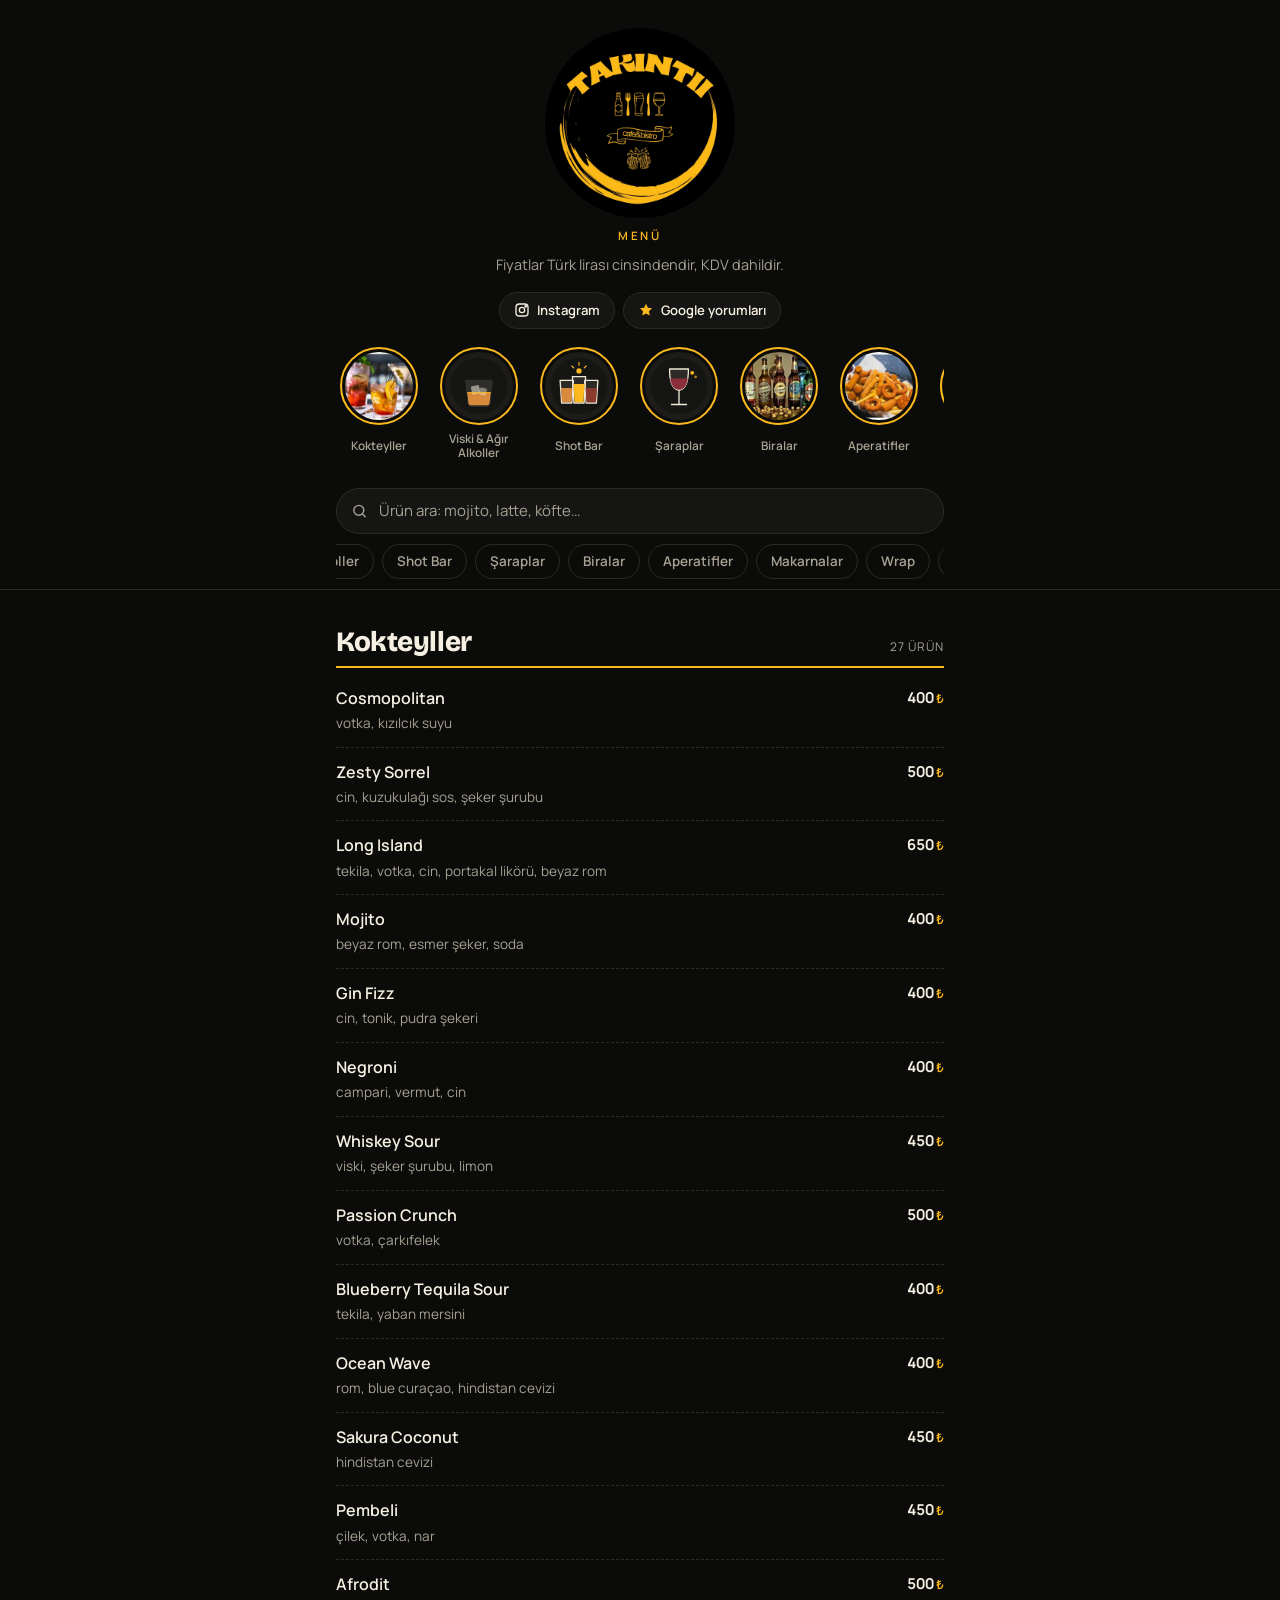
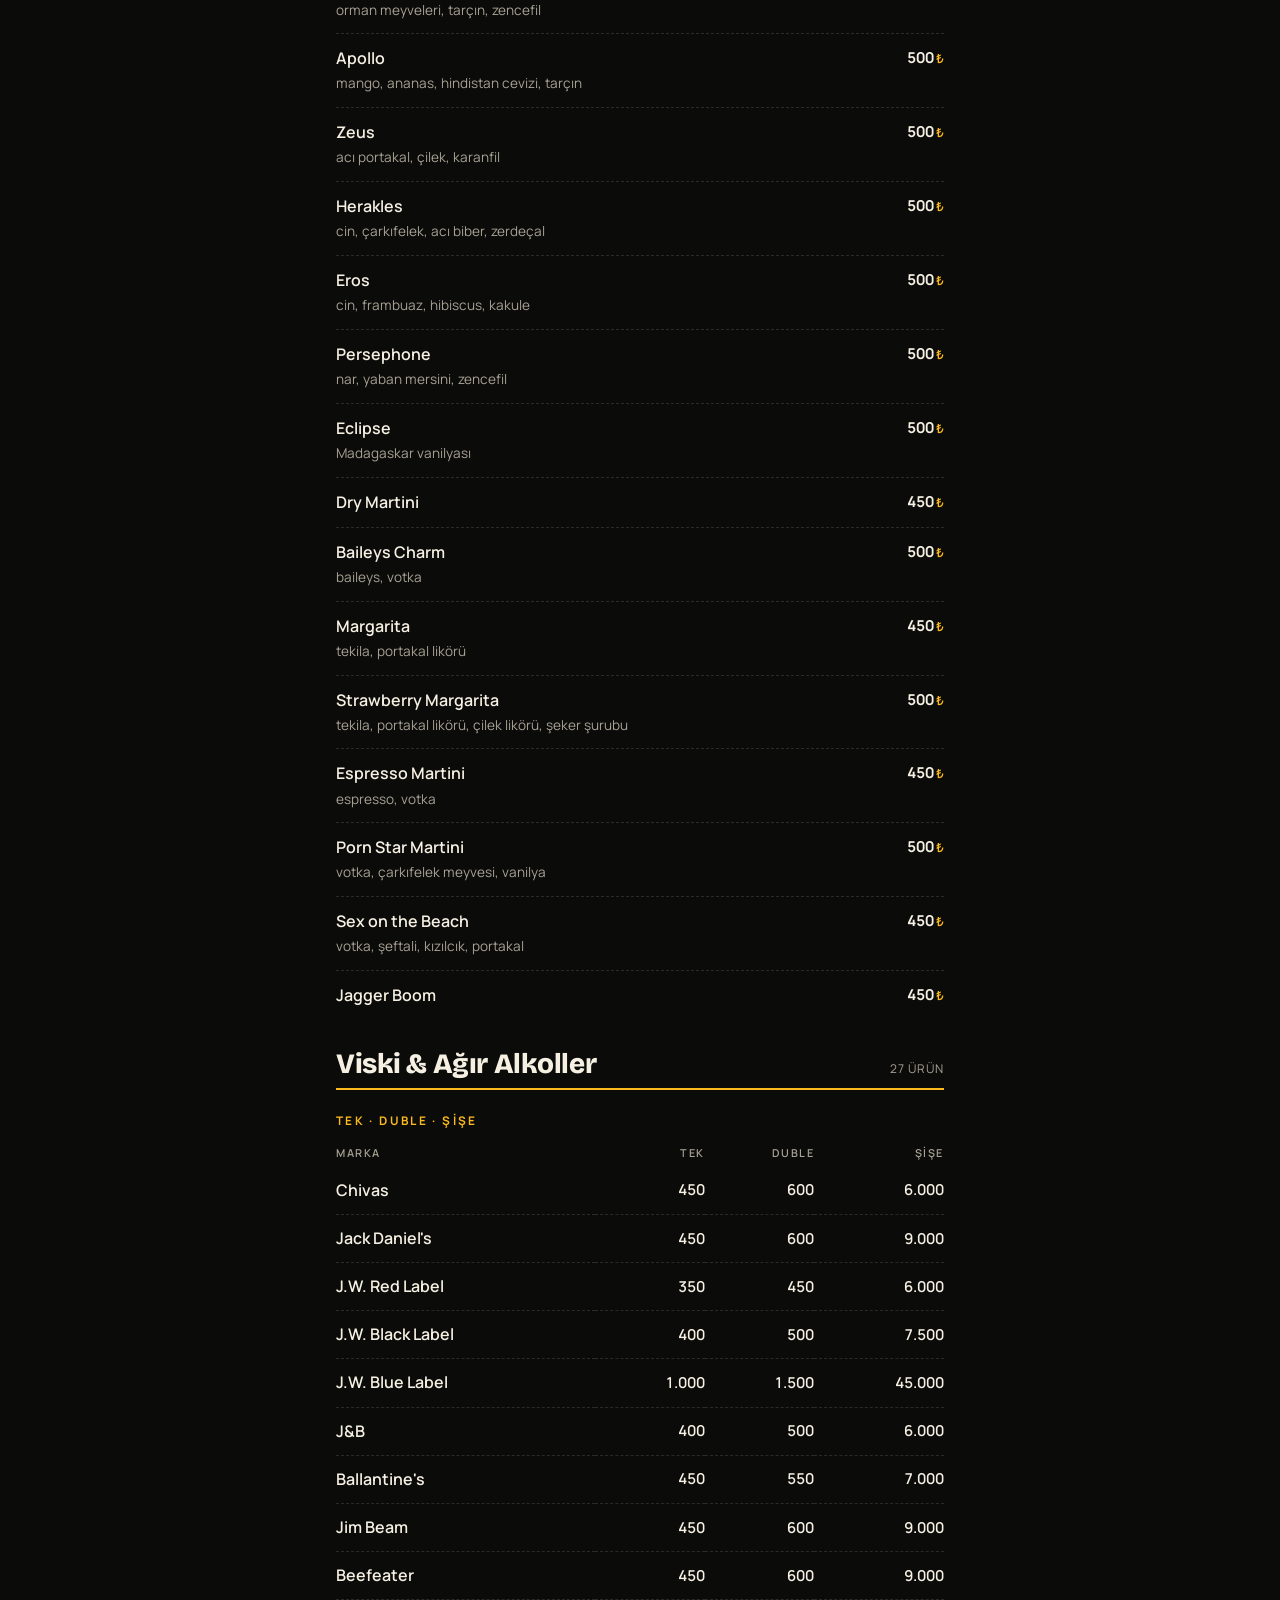
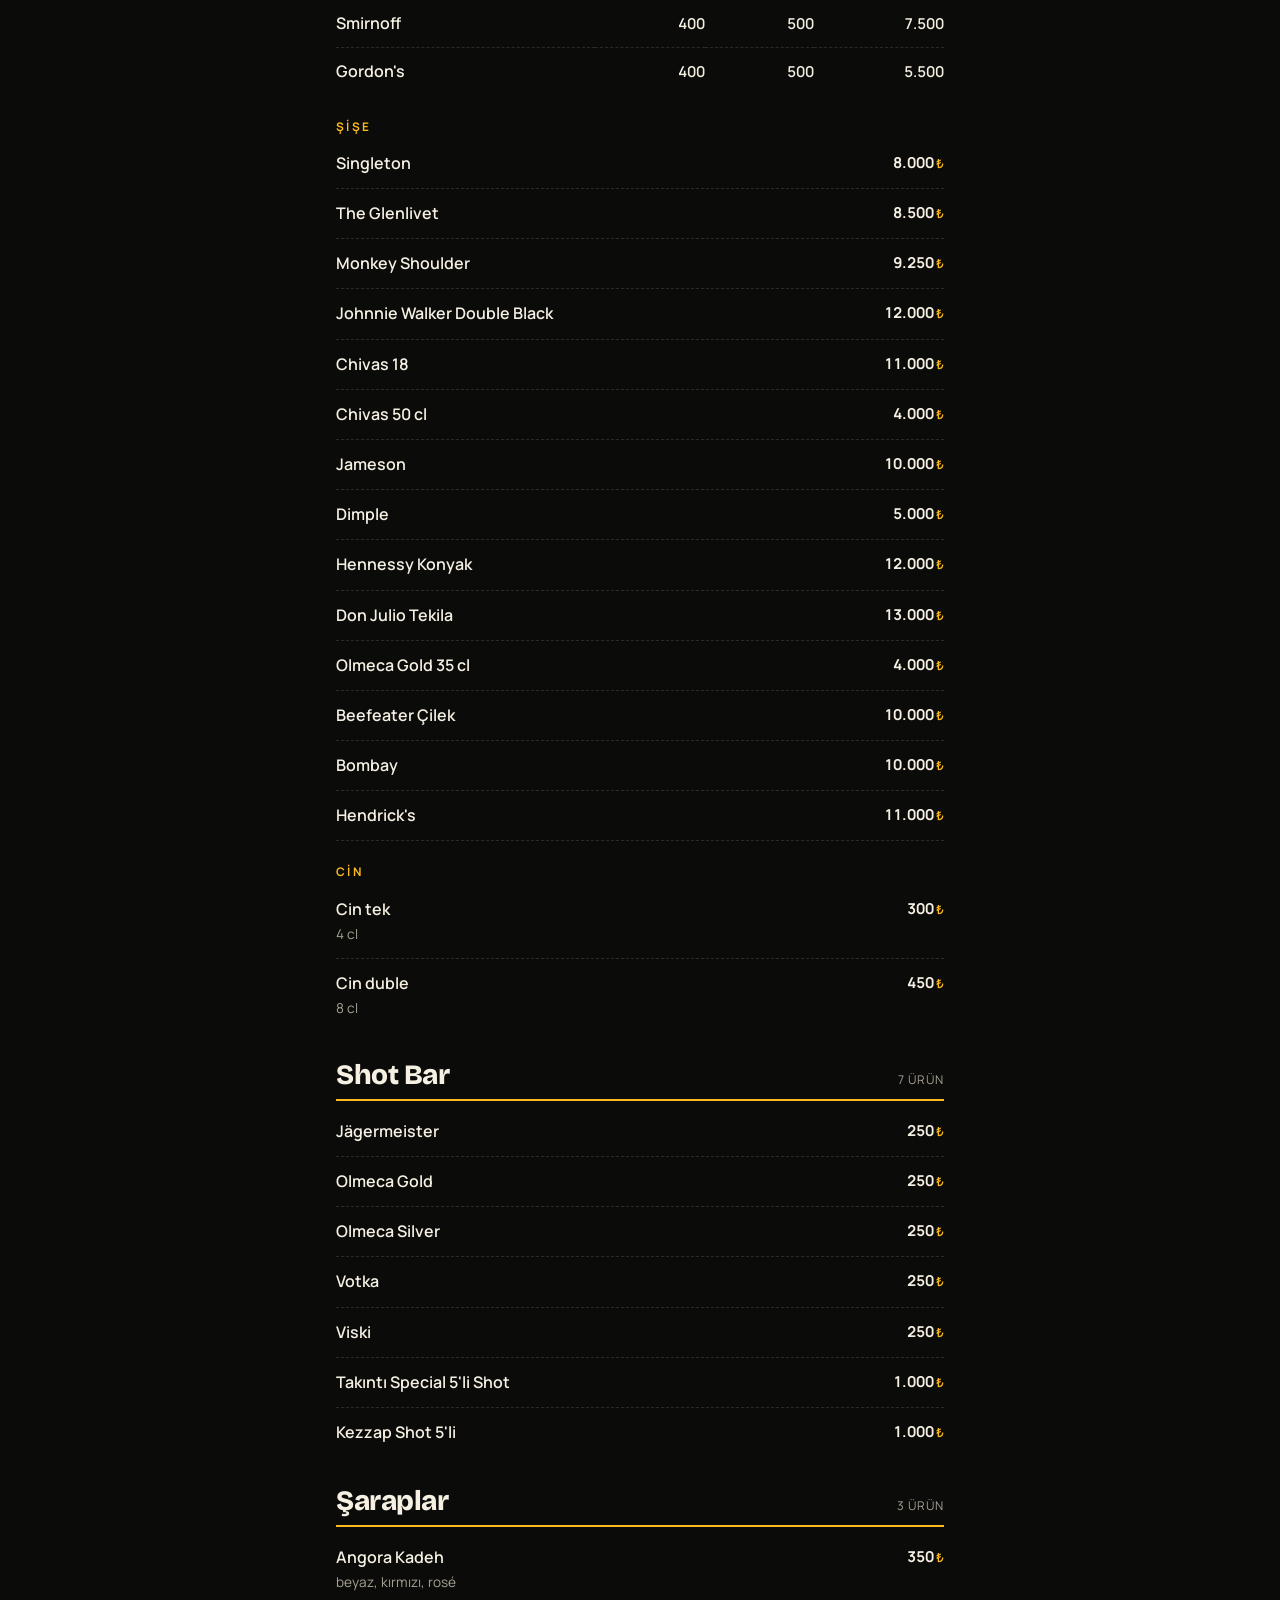
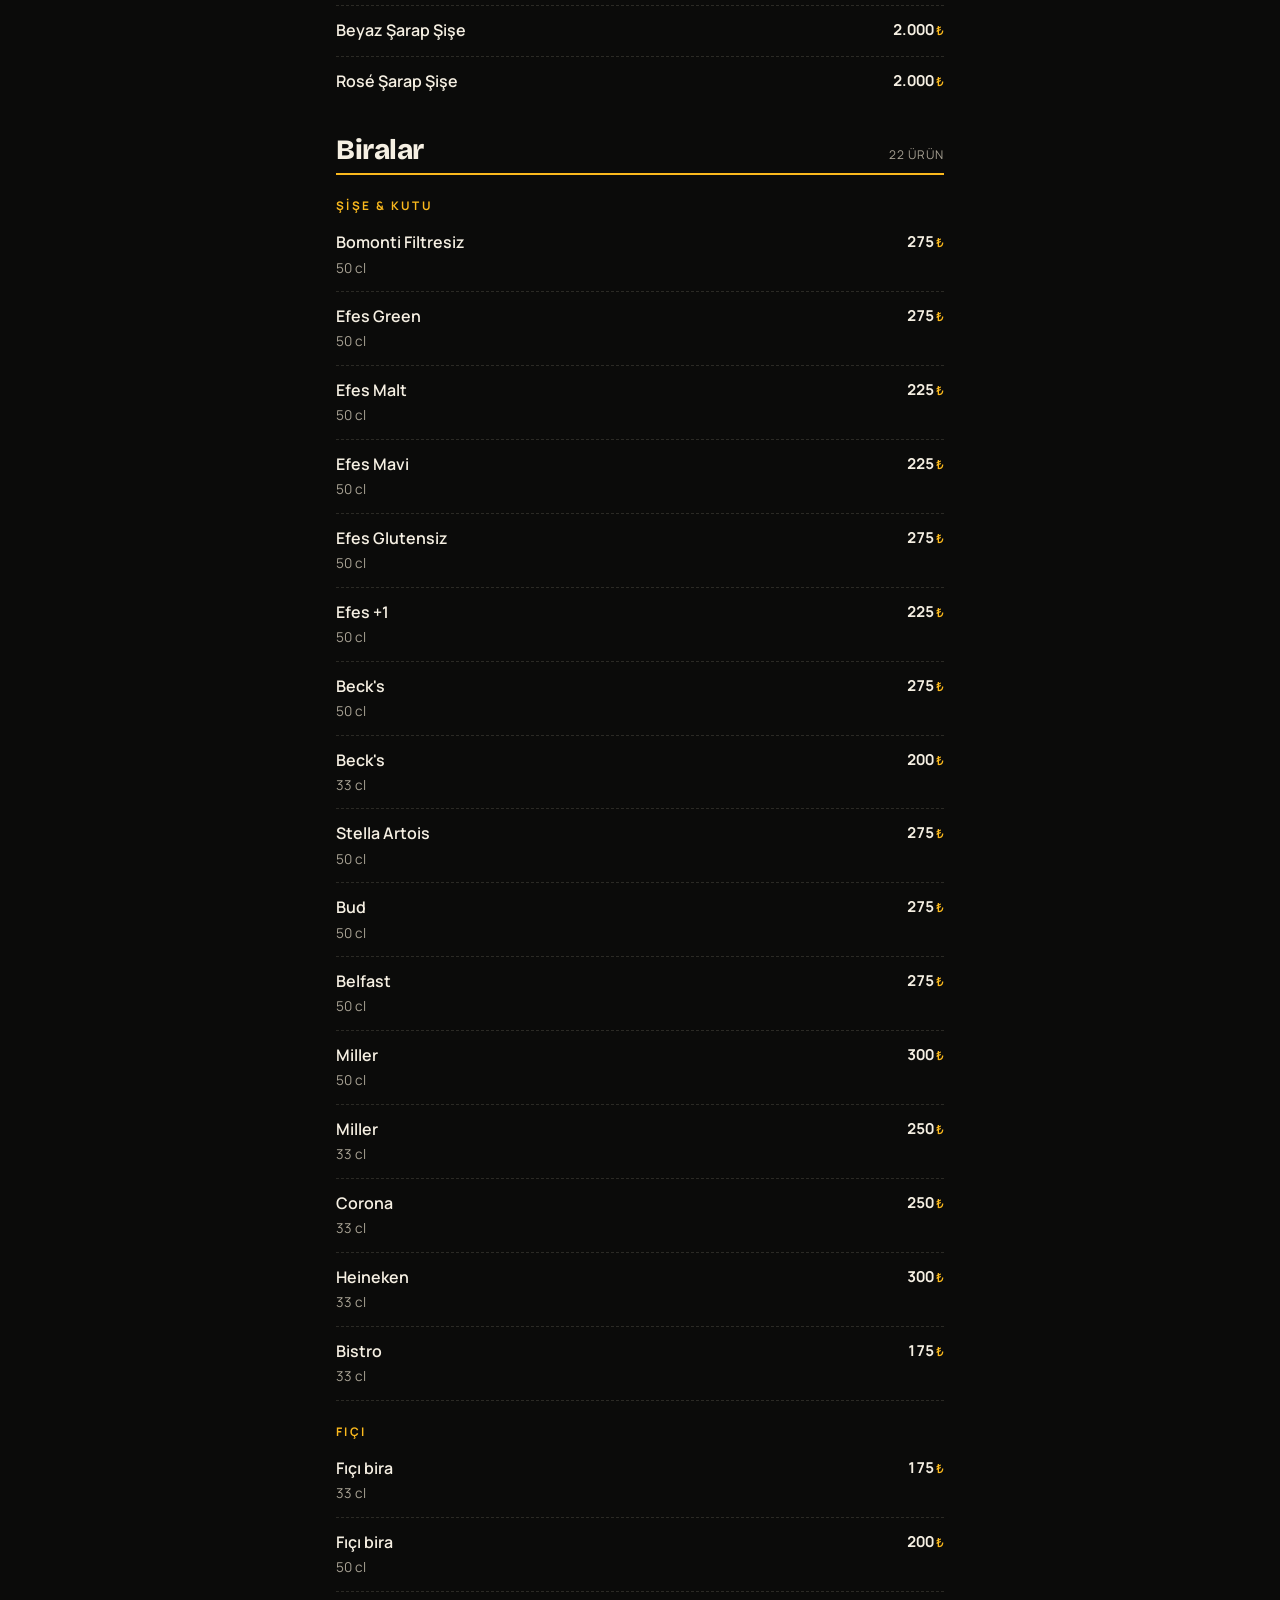
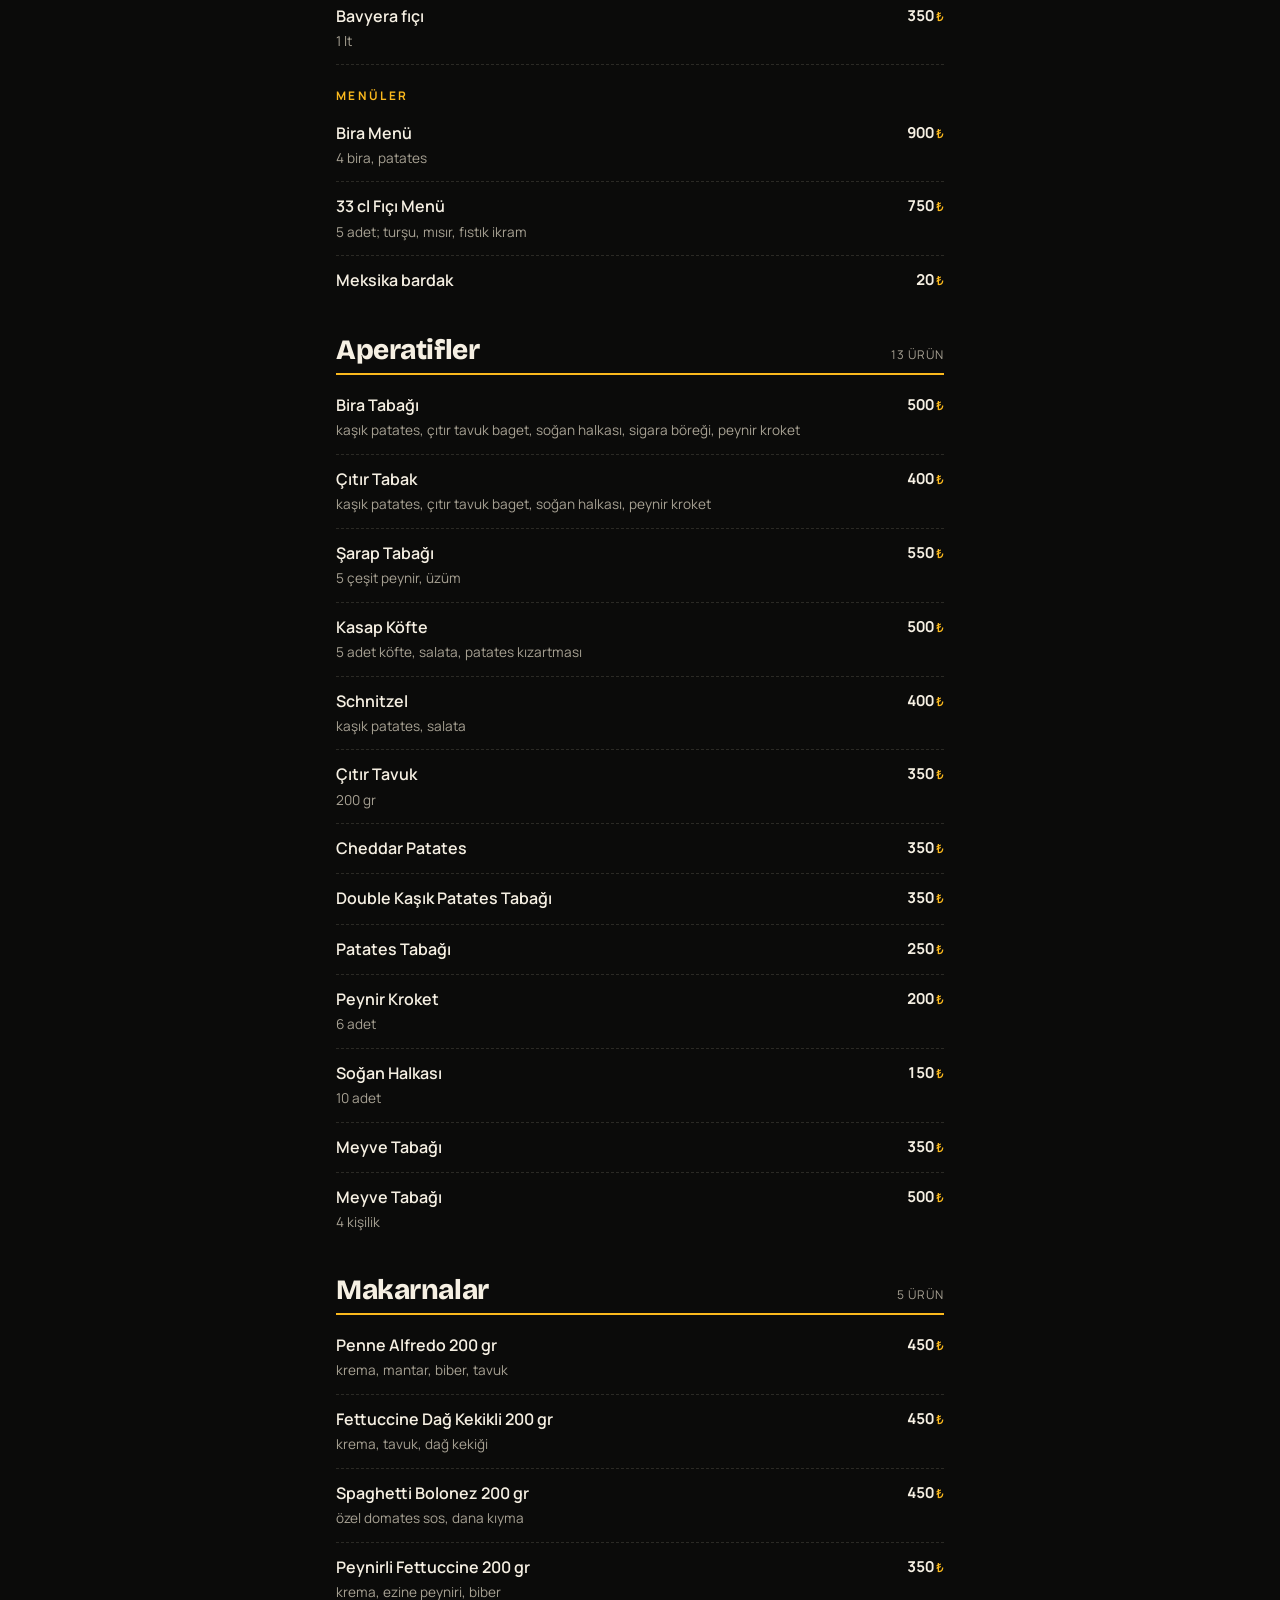
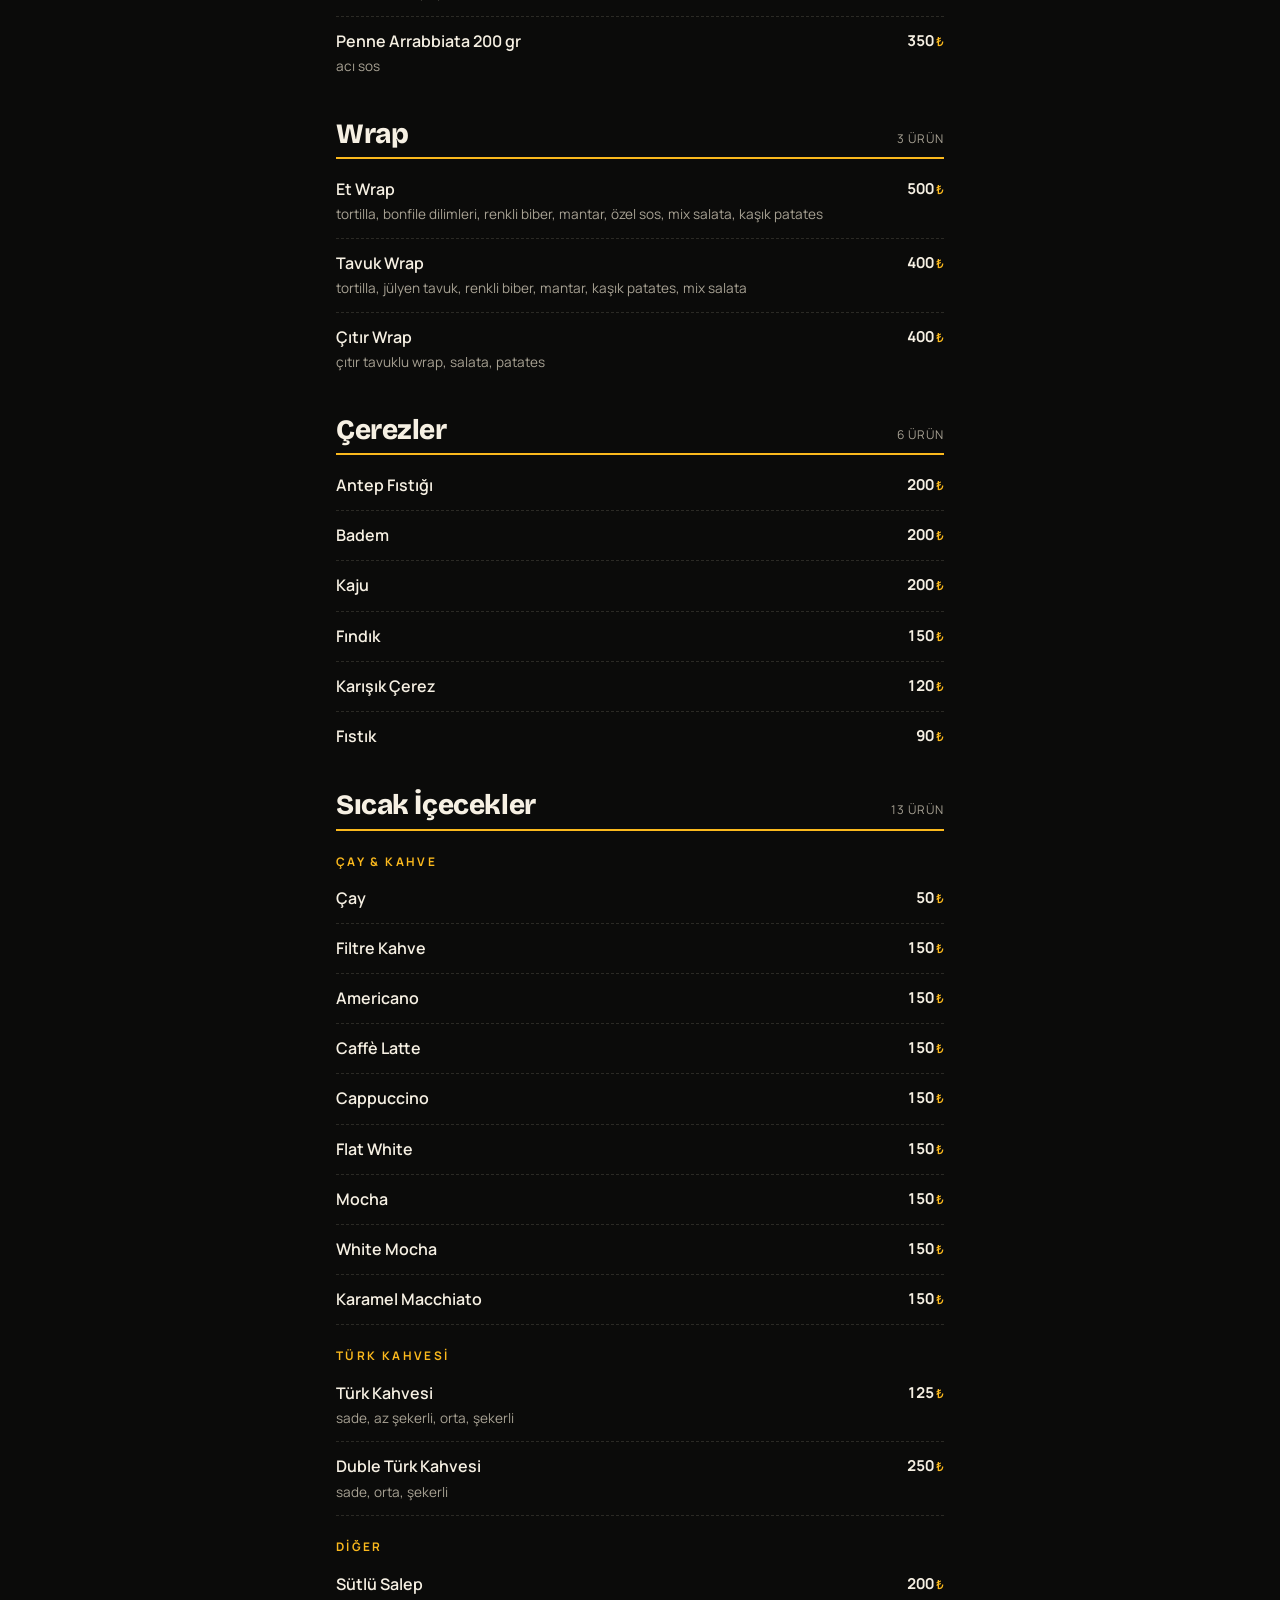
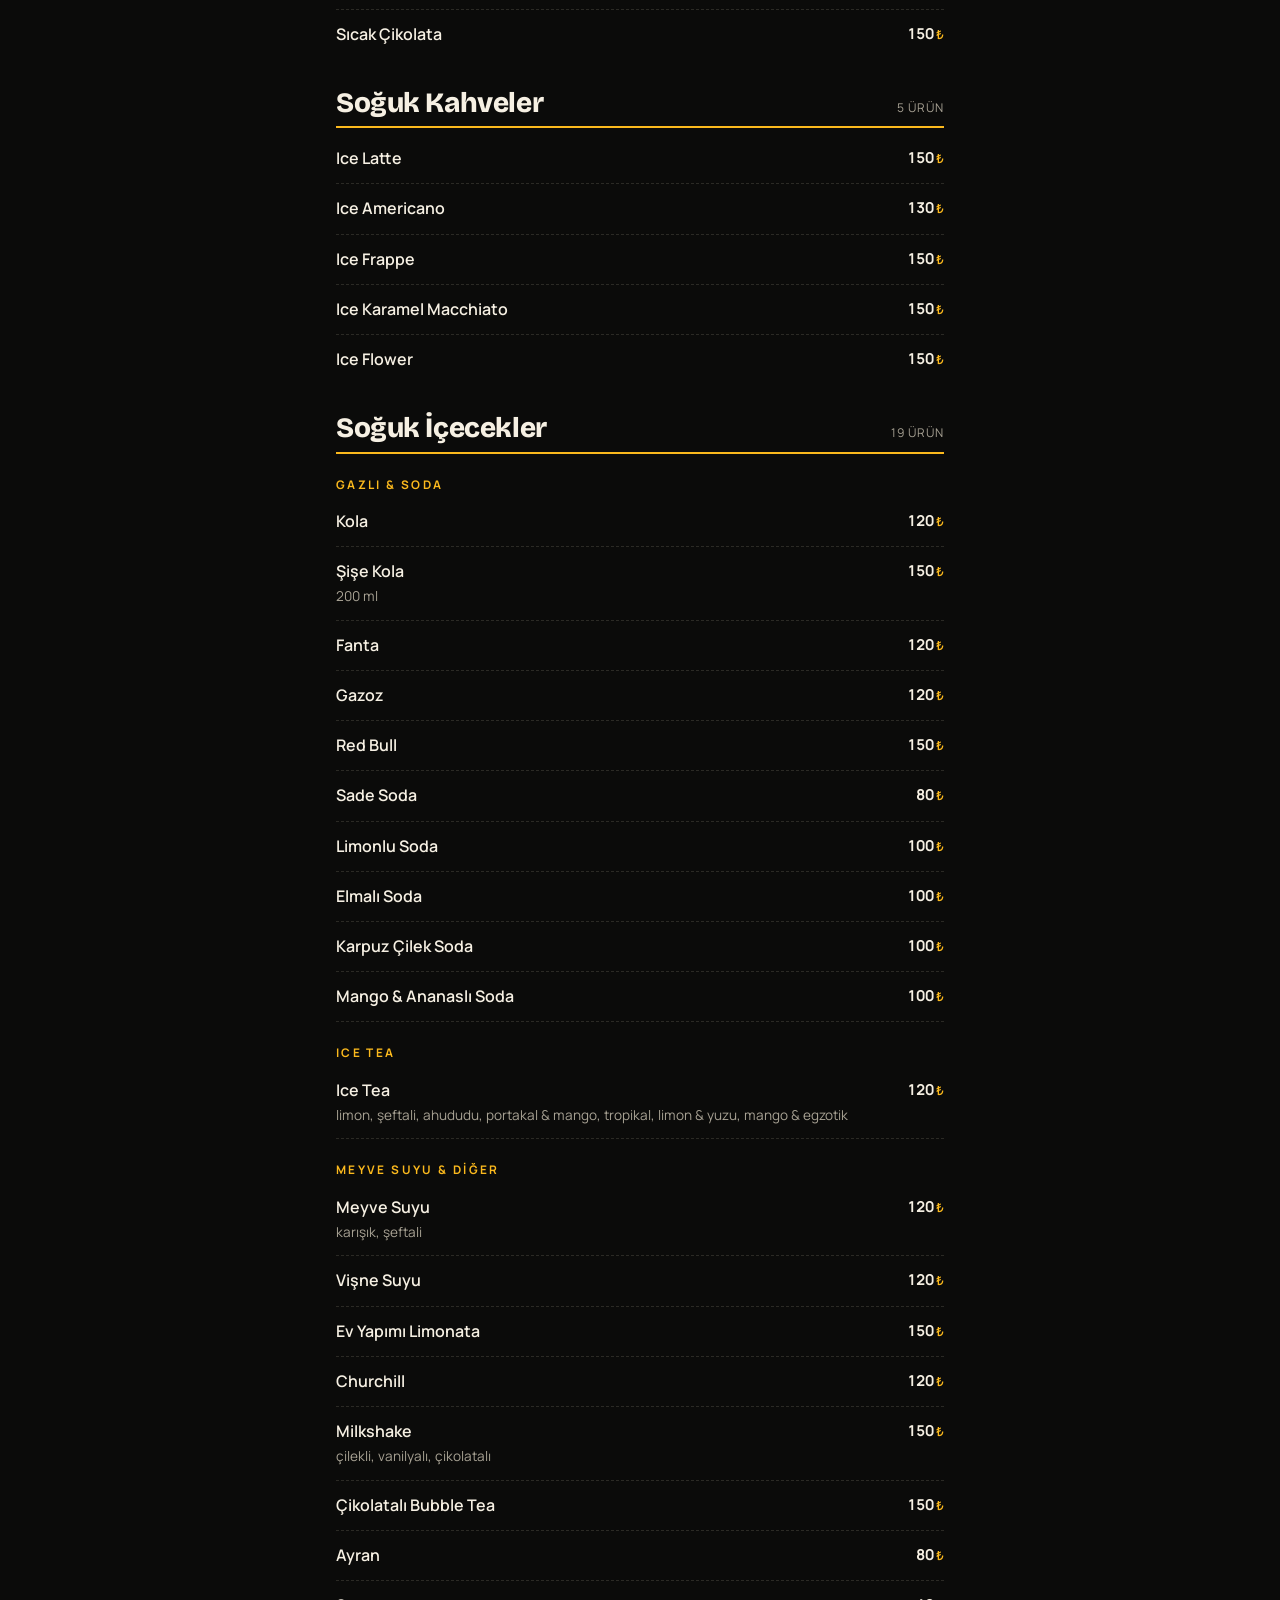
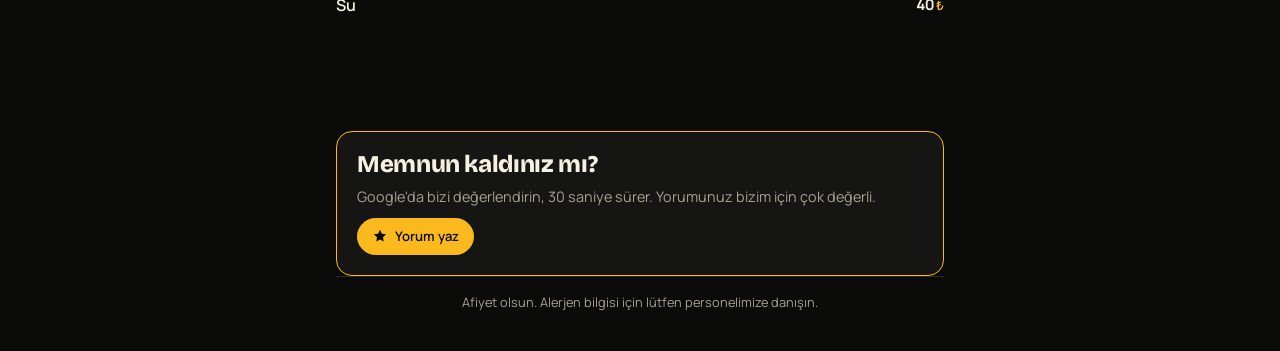
<file: index.html>
<!doctype html>
<html lang="tr">
<head>
<meta charset="utf-8">
<meta name="viewport" content="width=device-width,initial-scale=1,viewport-fit=cover">
<title>TAKINTII CAFE BİSTRO · Menü</title>
<meta name="description" content="TAKINTII CAFE BİSTRO menüsü: kokteyller, biralar, kahveler, aperatifler ve fiyatlar.">
<meta name="theme-color" content="#0b0b0a">
<meta property="og:title" content="TAKINTII CAFE BİSTRO · Menü">
<link rel="icon" href="logo.jpg">
<link rel="preconnect" href="https://fonts.googleapis.com">
<link rel="preconnect" href="https://fonts.gstatic.com" crossorigin>
<link rel="stylesheet" href="https://fonts.googleapis.com/css2?family=Bricolage+Grotesque:opsz,wght@12..96,700;12..96,800&family=Manrope:wght@400;500;600;700&display=swap">
<style>:root{padding-top:env(safe-area-inset-top,0px);padding-bottom:env(safe-area-inset-bottom,0px)}body{margin:0}img{max-width:100%}[hidden]{display:none!important}</style>
<link rel="stylesheet" href="stil.css">
</head>
<body>
<div id="root"></div>
<noscript><p style="padding:24px;color:#efe7d6;background:#0b0b0a">Menüyü görmek için tarayıcınızda JavaScript açık olmalı.</p></noscript>
<script src="menu.js"></script>
</body>
</html>
</file>
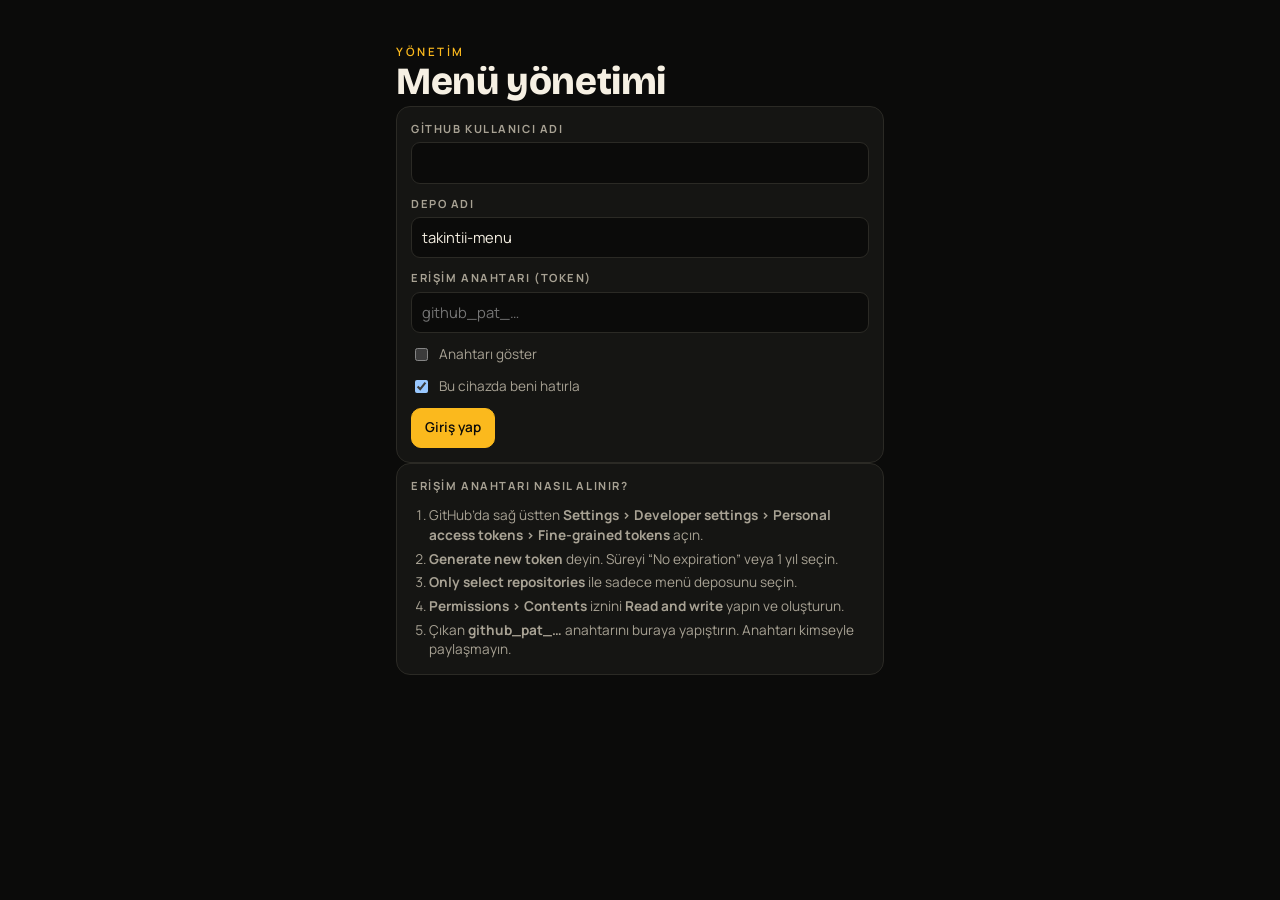
<file: yonetim.html>
<!doctype html>
<html lang="tr">
<head>
<meta charset="utf-8">
<meta name="viewport" content="width=device-width,initial-scale=1,viewport-fit=cover">
<meta name="robots" content="noindex,nofollow">
<title>Menü Yönetimi</title>
<meta name="theme-color" content="#151513">
<link rel="stylesheet" href="https://fonts.googleapis.com/css2?family=Bricolage+Grotesque:opsz,wght@12..96,700;12..96,800&family=Manrope:wght@400;500;600;700&display=swap">
<style>:root{padding-top:env(safe-area-inset-top,0px);padding-bottom:env(safe-area-inset-bottom,0px)}body{margin:0}img{max-width:100%}[hidden]{display:none!important}</style>
<link rel="stylesheet" href="stil.css">
<link rel="stylesheet" href="yonetim.css">
</head>
<body class="adm">
<div id="app"></div>
<script src="yonetim.js"></script>
</body>
</html>
</file>
<file: stil.css>
/* Brand: TAKINTII logo — black + amber. Layout: single-column mobile menu; sticky search + category rail, sections below. One deliberate dark "bar at night" look. Data comes from a Google Sheet. */
:root{
  --bg:#0b0b0a; --surface:#151513; --surface-2:#1d1c19; --line:#2b2a25; --fg:#f6f0e3; --muted:#a8a294; --brass:#fbb91d; --brass-soft:#fbb91d22; --danger:#ef7d6a; --ok:#8fd19e;
  --display:"Bricolage Grotesque", "Arial Black", system-ui, sans-serif;
  --body:"Manrope", "Segoe UI", system-ui, sans-serif;
  color-scheme:dark;
}
*{box-sizing:border-box}
body{background:var(--bg);color:var(--fg);font-family:var(--body);font-size:15px;line-height:1.45;-webkit-font-smoothing:antialiased}
body::before{content:"";position:fixed;inset:0 0 auto;height:env(safe-area-inset-top,0px);z-index:10;background:var(--bg)}
.wrap{max-width:640px;margin:0 auto;padding-left:max(16px,env(safe-area-inset-left,0px));padding-right:max(16px,env(safe-area-inset-right,0px))}
header.hero{padding-block:36px 18px;display:grid;gap:6px}
.eyebrow{font-size:.72rem;letter-spacing:.22em;text-transform:uppercase;color:var(--brass);font-weight:600}
h1{font-family:var(--display);font-weight:800;font-size:clamp(2.2rem,9vw,3.1rem);line-height:1;margin:0;letter-spacing:-.01em;text-wrap:balance}
.hero p{margin:4px 0 0;color:var(--muted);font-size:.9rem}

.bar{position:sticky;top:env(safe-area-inset-top,0px);z-index:5;background:var(--bg);border-bottom:1px solid var(--line);padding-block:10px}
.search{position:relative;display:block}
.search input{width:100%;font:inherit;color:var(--fg);background:var(--surface);border:1px solid var(--line);border-radius:999px;padding:11px 16px 11px 42px}
.search input::placeholder{color:var(--muted)}
.search input:focus{outline:2px solid var(--brass);outline-offset:1px}
.search svg{position:absolute;left:15px;top:50%;transform:translateY(-50%);width:17px;height:17px;stroke:var(--muted)}
.rail{display:flex;gap:8px;overflow-x:auto;margin-top:10px;scrollbar-width:none;-webkit-overflow-scrolling:touch}
.rail::-webkit-scrollbar{display:none}
.chip{flex:none;font:inherit;font-size:.84rem;font-weight:600;color:var(--muted);background:transparent;border:1px solid var(--line);border-radius:999px;padding:7px 14px;cursor:pointer;white-space:nowrap}
.chip.on{color:var(--bg);background:var(--brass);border-color:var(--brass)}
.chip:focus-visible{outline:2px solid var(--fg);outline-offset:2px}

main{padding-block:8px 64px}
section{padding-top:30px}
.sec-head{display:flex;align-items:baseline;justify-content:space-between;gap:12px;border-bottom:1px solid var(--brass);padding-bottom:8px;margin-bottom:6px}
h2{font-family:var(--display);font-weight:800;font-size:1.75rem;letter-spacing:-.015em;margin:0;line-height:1.05}
.count{font-size:.75rem;color:var(--muted);letter-spacing:.08em;text-transform:uppercase}
h3{font-size:.74rem;letter-spacing:.2em;text-transform:uppercase;color:var(--brass);margin:22px 0 4px;font-weight:700}
.item{display:grid;grid-template-columns:minmax(0,1fr) auto;gap:4px 14px;padding-block:13px;border-bottom:1px dashed var(--line)}
.item:last-child{border-bottom:0}
.name{font-weight:600;font-size:1rem}
.desc{grid-column:1;color:var(--muted);font-size:.85rem}
.price{font-variant-numeric:tabular-nums;font-weight:700;white-space:nowrap;align-self:start}
.price small{color:var(--brass);font-weight:600;margin-left:2px}
.pours{width:100%;border-collapse:collapse;font-variant-numeric:tabular-nums;margin-top:4px}
.pours th{font-size:.68rem;letter-spacing:.14em;text-transform:uppercase;color:var(--muted);font-weight:600;text-align:right;padding:8px 0 6px}
.pours th:first-child{text-align:left}
.pours td{padding:12px 0;border-bottom:1px dashed var(--line);text-align:right;font-weight:600;white-space:nowrap}
.pours td:first-child{text-align:left;white-space:normal;font-size:1rem}
.pours td + td{padding-left:10px}
.pours tr:last-child td{border-bottom:0}
.empty{color:var(--muted);text-align:center;padding:48px 0}
footer{color:var(--muted);font-size:.8rem;text-align:center;padding-block:16px 40px;border-top:1px solid var(--line)}
mark{background:var(--brass-soft);color:var(--fg);border-radius:3px;padding:0 2px}

/* ---- Photos ---- */
.tiles{display:flex;gap:14px;overflow-x:auto;padding-block:4px 18px;scrollbar-width:none;-webkit-overflow-scrolling:touch}
.tiles::-webkit-scrollbar{display:none}
.tile{flex:none;width:86px;display:grid;justify-items:center;gap:7px;background:none;border:0;padding:0;color:var(--fg);font:inherit;cursor:pointer;text-align:center}
.tile .ph{width:78px;height:78px;border-radius:50%;overflow:hidden;border:2px solid var(--brass);padding:3px;background:var(--bg)}
.tile .ph img,.tile .ph .mono{width:100%;height:100%;border-radius:50%;object-fit:cover;display:block}
.tile .mono{display:grid;place-items:center;background:var(--surface-2);font-family:var(--display);font-weight:800;font-size:1.6rem;color:var(--brass)}
.tile span{font-size:.74rem;font-weight:600;line-height:1.2;color:var(--muted)}
.tile:focus-visible .ph{outline:2px solid var(--fg);outline-offset:2px}
.sec-img{width:100%;aspect-ratio:16/7;max-width:100%;object-fit:cover;border-radius:14px;display:block;margin:4px 0 6px}
.item.has-img{grid-template-columns:60px minmax(0,1fr) auto}
.item.has-img .thumb{grid-row:1 / span 2;width:60px;height:60px;border-radius:10px;object-fit:cover}
.item.has-img .desc{grid-column:2}
.aphoto{display:flex;gap:10px;align-items:center;flex-wrap:wrap}
.aphoto img,.aphoto .noimg{width:64px;height:64px;border-radius:50%;object-fit:cover;border:1px solid var(--line);background:var(--bg);display:grid;place-items:center;color:var(--muted);font-size:.7rem}
.ithumb{width:36px;height:36px;border-radius:8px;object-fit:cover;border:1px solid var(--line)}
.filein{position:absolute;width:1px;height:1px;opacity:0;pointer-events:none}

/* ---- Social links ---- */
.links{display:flex;gap:8px;flex-wrap:wrap;margin-top:10px}
.lnk{display:inline-flex;align-items:center;gap:7px;font-size:.82rem;font-weight:600;color:var(--fg);text-decoration:none;border:1px solid var(--line);background:var(--surface);border-radius:999px;padding:8px 14px}
.lnk svg{width:16px;height:16px;flex:none}
.lnk:hover{border-color:var(--brass)}
.lnk:focus-visible{outline:2px solid var(--brass);outline-offset:2px}
.lnk.star svg{fill:var(--brass)}
.cta{margin-top:36px;border:1px solid var(--brass);border-radius:16px;padding:20px;display:grid;gap:10px;justify-items:start;background:var(--surface)}
.cta h2{font-size:1.7rem}
.cta p{margin:0;color:var(--muted);font-size:.9rem}
.cta .lnk{background:var(--brass);color:var(--bg);border-color:var(--brass)}
.cta .lnk svg{fill:var(--bg)}

/* ---- v3: logo, tags, info, preview ---- */
.logo{width:72px;height:72px;border-radius:50%;object-fit:cover;border:2px solid var(--brass);margin-bottom:6px}
.tag{display:inline-block;font-size:.62rem;font-weight:700;letter-spacing:.1em;text-transform:uppercase;border:1px solid var(--brass);color:var(--brass);border-radius:6px;padding:1px 6px;margin-left:8px;vertical-align:2px;white-space:nowrap}
.tag-aci{border-color:var(--danger);color:var(--danger)}
.tag-vegan{border-color:var(--ok);color:var(--ok)}
.sec-desc{margin:2px 0 4px;color:var(--muted);font-size:.86rem}
.infocard{margin-top:36px;border:1px solid var(--line);border-radius:16px;padding:20px;background:var(--surface);display:grid;gap:12px}
.infocard h2{font-size:1.7rem}
.infocard dl{margin:0;display:grid;gap:10px}
.infocard dl div{display:grid;grid-template-columns:minmax(0,9rem) minmax(0,1fr);gap:12px}
.infocard dt{color:var(--muted);font-size:.82rem}
.infocard dd{margin:0;font-weight:600;overflow-wrap:anywhere}
.infocard a{color:var(--fg)}
.copy{font:inherit;font-size:.75rem;font-weight:600;color:var(--brass);background:transparent;border:1px solid var(--brass);border-radius:8px;padding:3px 8px;cursor:pointer;margin-left:4px}
@media (max-width:420px){.infocard dl div{grid-template-columns:1fr;gap:2px}}
.pvbar{position:sticky;top:0;z-index:25;background:var(--brass);color:var(--bg);font-weight:700;font-size:.85rem}
.pvbar .wrap{display:flex;align-items:center;justify-content:space-between;gap:10px;padding-block:8px}
.pvbar .btn.primary{background:var(--bg);color:var(--fg);border-color:var(--bg)}


.loading{color:var(--muted);text-align:center;padding:48px 0}
.stale{font-size:.75rem;color:var(--muted);text-align:center;margin:8px 0 0}
.pvbar{position:sticky;top:0;z-index:25;background:var(--brass);color:var(--bg);font-weight:700;font-size:.85rem}
.pvbar .wrap{padding-block:8px}

/* ---- Logo hero ---- */
header.hero.has-logo{justify-items:center;text-align:center;padding-block:28px 14px}
header.hero.has-logo .logo{width:min(190px,52vw);height:auto;aspect-ratio:1;border:0;border-radius:50%;margin:0 0 4px}
header.hero.has-logo h1{position:absolute;width:1px;height:1px;overflow:hidden;clip:rect(0 0 0 0);white-space:nowrap}
header.hero.has-logo .links{justify-content:center}
.cta h2,.infocard h2{font-size:1.5rem}
.sec-head{border-bottom-width:2px}
</file>
<file: yonetim.css>
/* ---- Admin ---- */
.fab{position:fixed;right:calc(16px + env(safe-area-inset-right,0px));bottom:calc(16px + env(safe-area-inset-bottom,0px));z-index:20;font:inherit;font-weight:700;font-size:.9rem;background:var(--brass);color:var(--bg);border:0;border-radius:999px;padding:12px 18px;box-shadow:0 6px 24px #0008;cursor:pointer;display:flex;gap:8px;align-items:center}
.fab svg{width:16px;height:16px}
.admin{position:fixed;inset:0;z-index:30;background:var(--bg);overflow-y:auto;padding-top:env(safe-area-inset-top,0px);padding-bottom:calc(90px + env(safe-area-inset-bottom,0px))}
.atop{position:sticky;top:0;z-index:2;background:var(--surface);border-bottom:1px solid var(--line)}
.atop .wrap{display:flex;align-items:center;gap:10px;padding-block:12px}
.atop h2{font-family:var(--body);font-size:1.05rem;font-weight:700;flex:1}
.btn{font:inherit;font-size:.85rem;font-weight:600;color:var(--fg);background:var(--surface-2);border:1px solid var(--line);border-radius:10px;padding:9px 13px;cursor:pointer;white-space:nowrap}
.btn:hover{border-color:var(--muted)}
.btn:focus-visible{outline:2px solid var(--brass);outline-offset:1px}
.btn.primary{background:var(--brass);color:var(--bg);border-color:var(--brass)}
.btn.primary:disabled{opacity:.45;cursor:default}
.btn.ghost{background:transparent}
.btn.danger{color:var(--danger)}
.icon{width:36px;height:36px;padding:0;display:inline-grid;place-items:center;font-size:1rem}
.abody{display:grid;gap:18px;padding-block:18px}
.card{background:var(--surface);border:1px solid var(--line);border-radius:14px;padding:14px;display:grid;gap:12px;min-width:0}
.card > .row{display:flex;gap:8px;align-items:center;flex-wrap:wrap}
.lbl{font-size:.7rem;letter-spacing:.14em;text-transform:uppercase;color:var(--muted);font-weight:700}
.field{display:grid;gap:5px;min-width:0}
.in{width:100%;font:inherit;font-size:.92rem;color:var(--fg);background:var(--bg);border:1px solid var(--line);border-radius:9px;padding:9px 10px;min-width:0}
.in:focus{outline:2px solid var(--brass);outline-offset:0;border-color:transparent}
.in.num{font-variant-numeric:tabular-nums;text-align:right}
select.in{appearance:auto}
.cats{display:flex;gap:6px;flex-wrap:wrap}
.cats .chip{font-size:.8rem;padding:6px 12px}
.grp{border-top:1px solid var(--line);padding-top:12px;display:grid;gap:10px}
.grp-head{display:flex;gap:8px;align-items:center}
.grp-head .in{flex:1}
.rowi{display:grid;grid-template-columns:minmax(0,1fr) 92px auto;gap:6px;align-items:start;padding:10px;border-radius:10px;background:var(--bg);border:1px solid var(--line)}
.rowi.pour{grid-template-columns:minmax(0,1fr) auto}
.rowi.off{opacity:.55}
.rowi .stack{display:grid;gap:6px;min-width:0}
.rowi .tools{display:flex;gap:4px;flex-wrap:wrap;justify-content:flex-end}
.pr3{display:grid;grid-template-columns:repeat(3,minmax(0,1fr));gap:6px}
.pr3 label{display:grid;gap:3px;font-size:.66rem;color:var(--muted);letter-spacing:.1em;text-transform:uppercase}
.mini{width:30px;height:30px;padding:0;display:inline-grid;place-items:center;font-size:.85rem;border-radius:8px}
.toggle{font-size:.72rem;padding:5px 8px;border-radius:8px}
.toggle.is-off{color:var(--danger);border-color:var(--danger)}
.savebar{position:fixed;left:0;right:0;bottom:0;z-index:31;background:var(--surface);border-top:1px solid var(--line);padding-bottom:env(safe-area-inset-bottom,0px)}
.savebar .wrap{display:flex;gap:10px;align-items:center;padding-block:12px}
.status{flex:1;font-size:.85rem;color:var(--muted);min-width:0}
.status.ok{color:var(--ok)}.status.err{color:var(--danger)}
.confirm{display:flex;gap:8px;align-items:center;flex-wrap:wrap;font-size:.85rem;color:var(--danger)}
.badge-off{font-size:.66rem;letter-spacing:.12em;text-transform:uppercase;color:var(--danger);border:1px solid var(--danger);border-radius:6px;padding:1px 6px;margin-left:8px;vertical-align:middle}
@media (max-width:420px){.rowi{grid-template-columns:minmax(0,1fr) 80px}.rowi .tools{grid-column:1 / -1}}
@media (prefers-reduced-motion:no-preference){.fab{transition:transform .15s}.fab:active{transform:scale(.96)}}

.aphoto{display:flex;gap:10px;align-items:center;flex-wrap:wrap}
.aphoto img,.aphoto .noimg{width:64px;height:64px;border-radius:50%;object-fit:cover;border:1px solid var(--line);background:var(--bg);display:grid;place-items:center;color:var(--muted);font-size:.7rem}
.ithumb{width:36px;height:36px;border-radius:8px;object-fit:cover;border:1px solid var(--line)}
.filein{position:absolute;width:1px;height:1px;opacity:0;pointer-events:none}

/* ---- v3: admin ---- */
.atop .wrap + .wrap{padding-block:0 10px}
.atabs{display:flex;gap:6px;overflow-x:auto;scrollbar-width:none}
.atabs::-webkit-scrollbar{display:none}
.atab{flex:none;font:inherit;font-size:.84rem;font-weight:600;color:var(--muted);background:transparent;border:1px solid var(--line);border-radius:999px;padding:7px 14px;cursor:pointer}
.atab.on{background:var(--fg);color:var(--bg);border-color:var(--fg)}
.atab:focus-visible{outline:2px solid var(--brass);outline-offset:2px}
.hint{margin:0;font-size:.8rem;color:var(--muted)}
.warn-t{color:var(--danger)}.ok-t{color:var(--ok)}
.card.warn{border-color:var(--danger)}
.chip.dim{opacity:.5;text-decoration:line-through}
.chip.add{border-style:dashed;color:var(--brass);border-color:var(--brass)}
.row{display:flex;gap:8px;flex-wrap:wrap;align-items:center}
.row2{display:grid;grid-template-columns:repeat(2,minmax(0,1fr));gap:10px}
@media (max-width:420px){.row2{grid-template-columns:1fr}}
.rowi .extra{grid-column:1 / -1;display:flex;flex-wrap:wrap;gap:8px;align-items:center;justify-content:space-between;border-top:1px dashed var(--line);padding-top:8px}
.tgs{display:flex;gap:4px;flex-wrap:wrap}
.tg{font:inherit;font-size:.7rem;font-weight:600;color:var(--muted);background:transparent;border:1px solid var(--line);border-radius:999px;padding:3px 9px;cursor:pointer}
.tg.on{color:var(--bg);background:var(--brass);border-color:var(--brass)}
.mv{display:flex;align-items:center;gap:6px;font-size:.72rem;color:var(--muted);font-weight:600}
.mv select{width:auto;max-width:170px;padding:5px 8px;font-size:.8rem}
.where{font-size:.7rem;color:var(--brass);font-weight:700;letter-spacing:.06em}
.krow{display:grid;grid-template-columns:48px minmax(0,1fr) auto;gap:10px;align-items:center;padding:10px;border:1px solid var(--line);border-radius:12px;background:var(--bg)}
.krow.off{opacity:.55}
.krow img,.kmono{width:48px;height:48px;border-radius:50%;object-fit:cover;display:grid;place-items:center;background:var(--surface-2);color:var(--brass);font-family:var(--display);font-size:1.4rem}
.krow .stack{display:grid;gap:4px;min-width:0}
.krow .tools{display:flex;gap:4px;flex-wrap:wrap;justify-content:flex-end}
@media (max-width:520px){.krow{grid-template-columns:48px minmax(0,1fr)}.krow .tools{grid-column:1 / -1;justify-content:flex-start}}
.swatches{display:flex;gap:8px;flex-wrap:wrap}
.sw{display:flex;align-items:center;gap:8px;font:inherit;font-size:.82rem;font-weight:600;color:var(--fg);background:var(--bg);border:1px solid var(--line);border-radius:999px;padding:6px 12px 6px 6px;cursor:pointer}
.sw i{width:22px;height:22px;border-radius:50%;display:block}
.sw.on{border-color:var(--fg);box-shadow:0 0 0 1px var(--fg)}
.btn:disabled{opacity:.45;cursor:default}
.savebar .btn{flex:none}

/* ---- GitHub yönetim ---- */
body.adm{min-height:100vh}
.admin.page{position:static;overflow:visible;padding-bottom:calc(90px + env(safe-area-inset-bottom,0px))}
.login{max-width:520px;margin:0 auto;padding-block:40px}
.login h1{font-size:2.4rem;margin-bottom:6px}
.login ol{margin:0;padding-left:18px;color:var(--muted);font-size:.85rem;display:grid;gap:4px}
.login a{color:var(--brass)}
.chk{display:flex;gap:8px;align-items:center;font-size:.85rem;color:var(--muted)}
.pvwrap{position:fixed;inset:0;z-index:40;background:var(--bg);display:grid;grid-template-rows:auto 1fr}
.pvwrap .bar2{display:flex;justify-content:space-between;align-items:center;gap:10px;padding:10px max(16px,env(safe-area-inset-right,0px)) 10px max(16px,env(safe-area-inset-left,0px));background:var(--surface);border-bottom:1px solid var(--line);padding-top:calc(10px + env(safe-area-inset-top,0px))}
.pvwrap iframe{width:100%;height:100%;border:0;background:var(--bg)}
.who{font-size:.75rem;color:var(--muted)}
</file>
